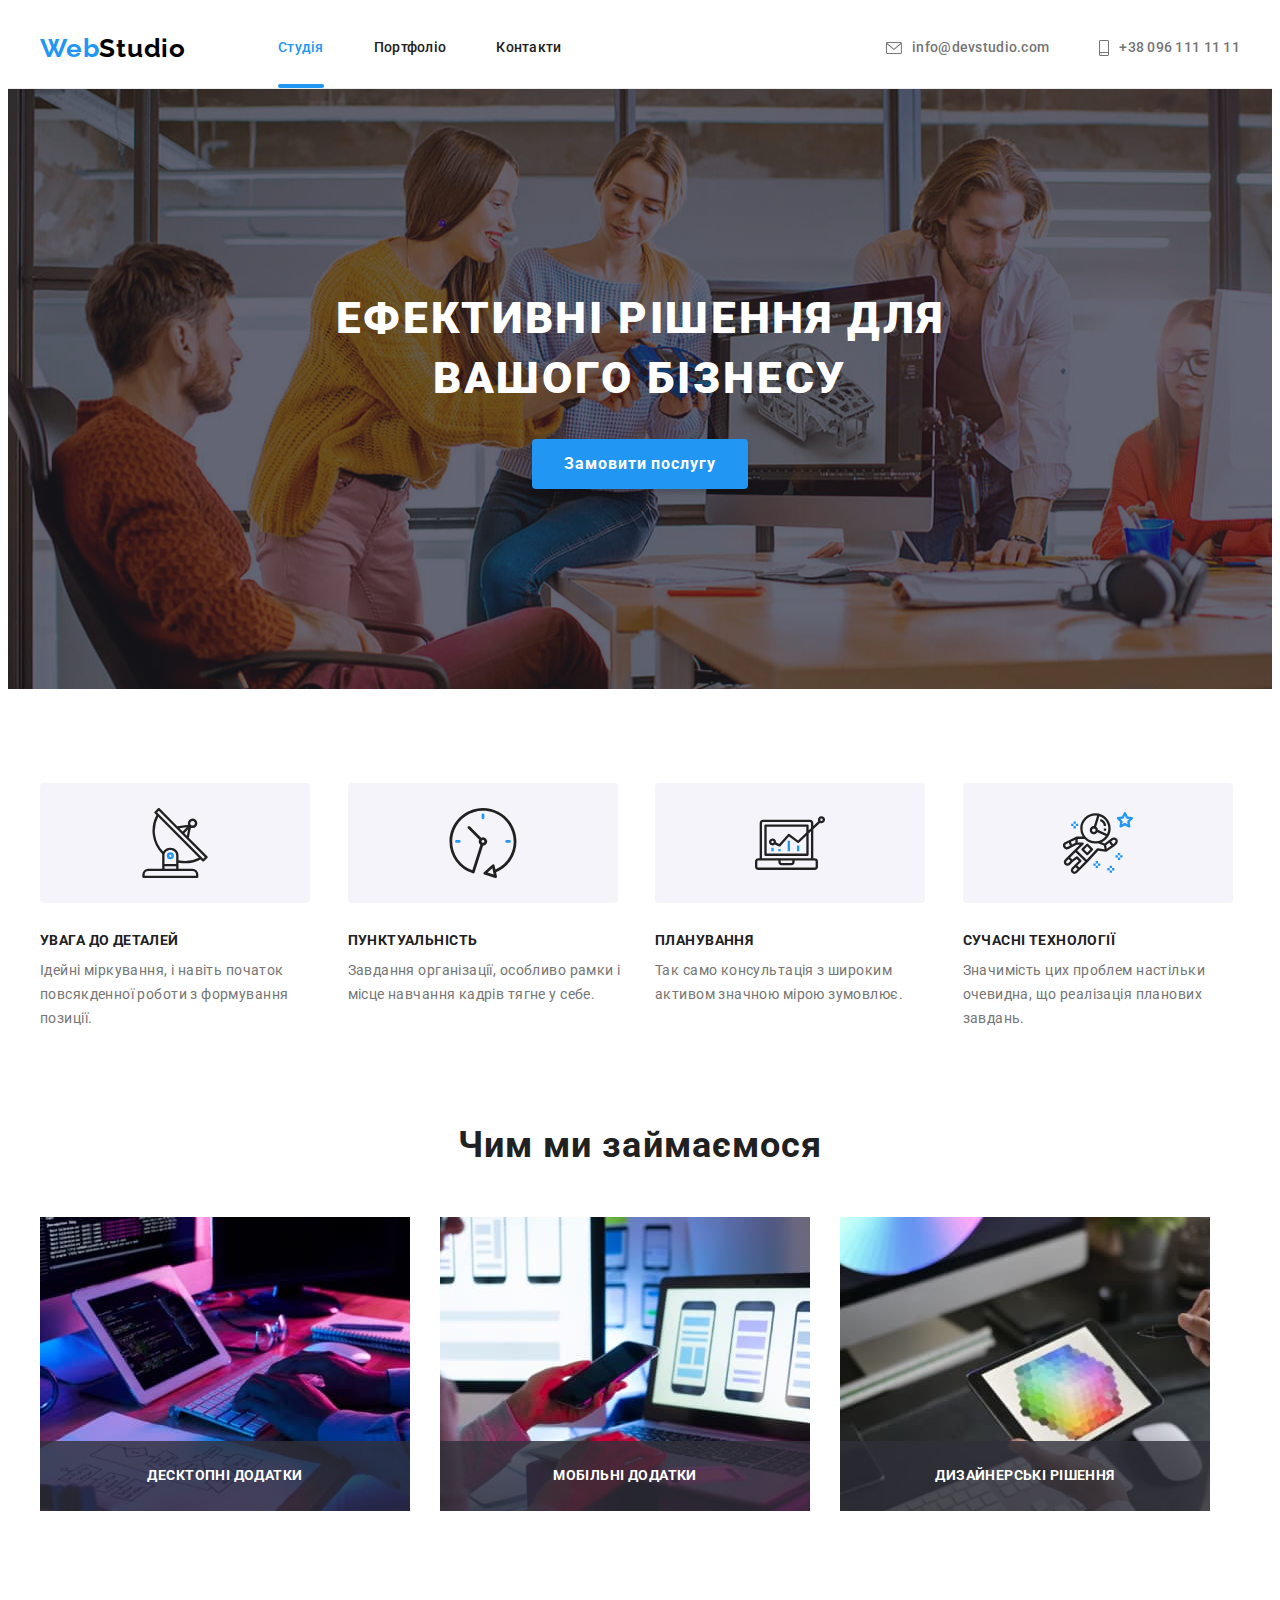
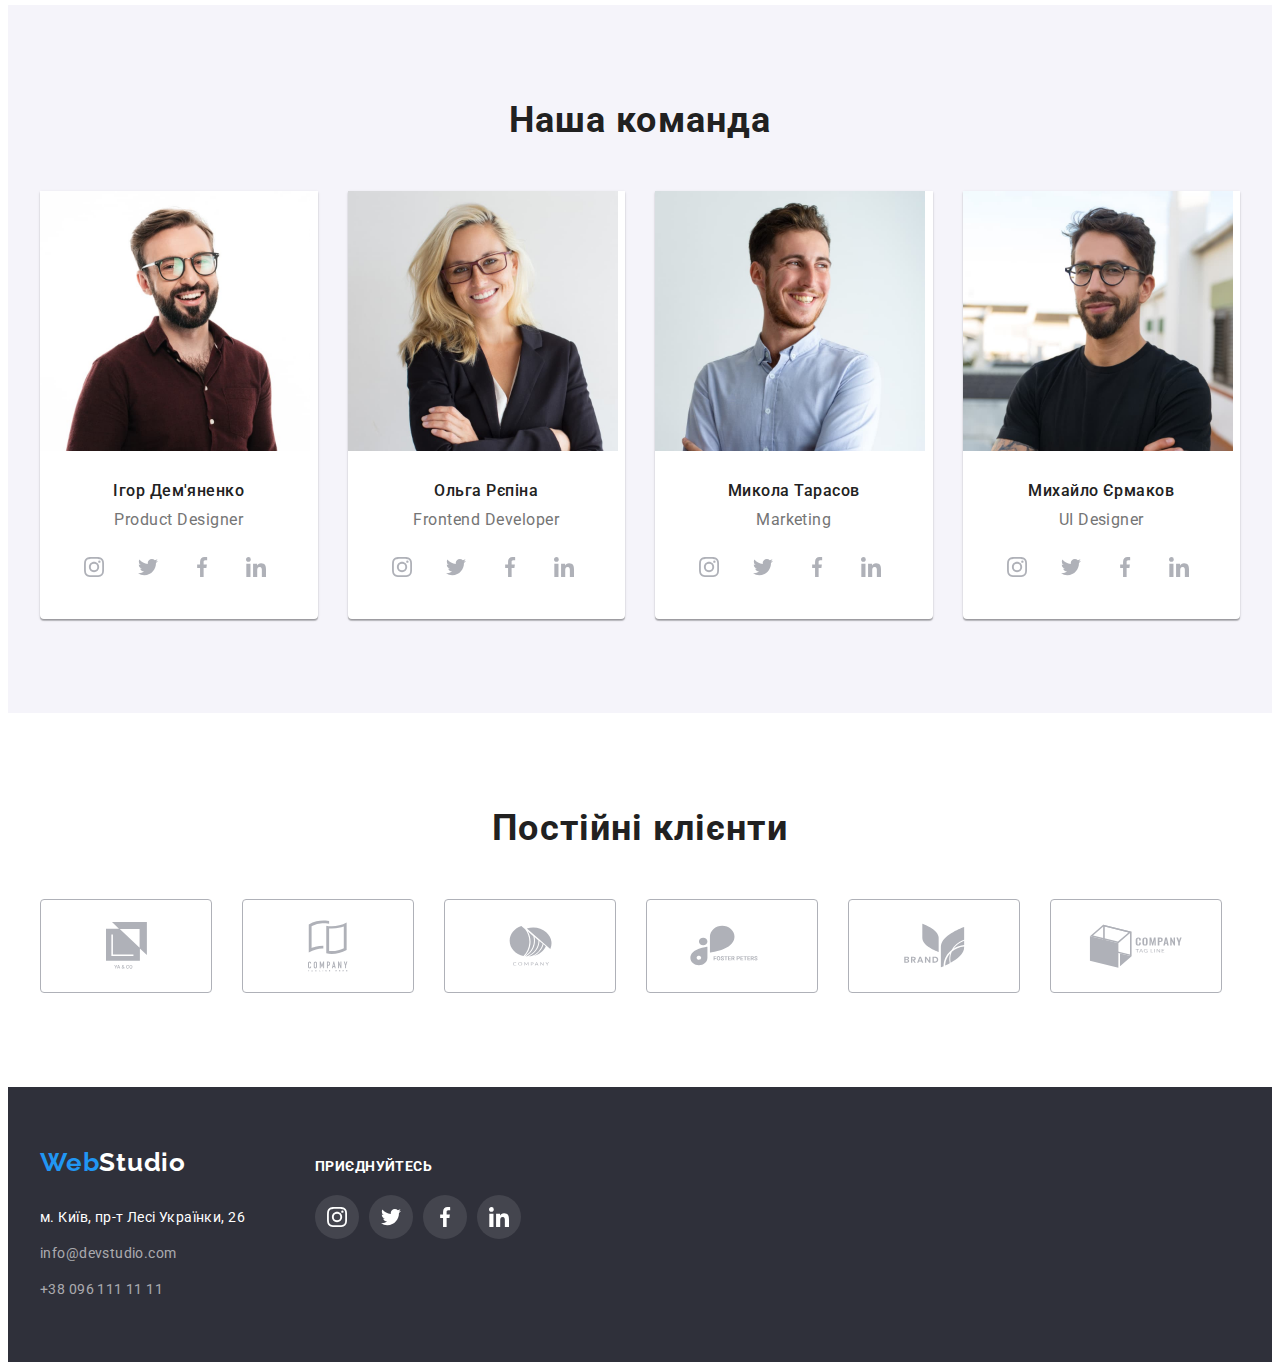
<file: index.html>
<!DOCTYPE html>
<html lang="uk">
<head>
    <meta charset="UTF-8">
    <meta http-equiv="X-UA-Compatible" content="IE=edge">
    <meta name="viewport" content="width=device-width, initial-scale=1.0">
    <title>WebStudio</title>
    <link rel="preconnect" href="https://fonts.googleapis.com">
    <link rel="preconnect" href="https://fonts.gstatic.com" crossorigin>
    <link href="https://fonts.googleapis.com/css2?family=Raleway:wght@700&family=Roboto:wght@400;500;700;900&display=swap"
        rel="stylesheet">
    <link rel="stylesheet" href="https://cdnjs.cloudflare.com/ajax/libs/modern-normalize/2.0.0/modern-normalize.min.css"
        integrity="sha512-4xo8blKMVCiXpTaLzQSLSw3KFOVPWhm/TRtuPVc4WG6kUgjH6J03IBuG7JZPkcWMxJ5huwaBpOpnwYElP/m6wg=="
        crossorigin="anonymous" referrerpolicy="no-referrer" />
    <link rel="stylesheet" href="./css/styles.css">
</head>
<body>
    <header class="header">
        <div class="container header-container">
            <a href="./index.html" class="logo link"><span class="logo-accent">Web</span>Studio</a>
            <nav class="nav">
                <ul class="nav-list list">
                    <li class="nav-list-item"><a href="./index.html" class="nav-link link current-page">Студія</a></li>
                    <li class="nav-list-item"><a href="./portfolio.html" class="nav-link link">Портфоліо</a></li>
                    <li class="nav-list-item"><a href="#" class="nav-link link">Контакти</a></li>
                </ul>
            </nav>
            <ul class="contacts-list list">
                <li class="contacts-list-item"><a href="mailto:info@devstudio.com" class="contacts-list-link link">
                    <svg class="contacts-list-icon" width="16" height="12">
                        <use href="./images/icons.svg#envelope"></use>
                    </svg>info@devstudio.com</a>
                </li>
                <li class="contacts-list-item"><a href="tel:+380961111111" class="contacts-list-link link">
                    <svg class="contacts-list-icon" width="10" height="16">
                        <use href="./images/icons.svg#smartphone"></use>
                    </svg>+38 096 111 11 11</a></li>
            </ul>
        </div>
    </header>
    <main>
        <section class="hero">
            <div class="container">
                <h1 class="hero-title">Ефективні рішення для вашого бізнесу</h1>
                <button type="button" class="main-btn" data-modal-open>Замовити послугу</button>
            </div>
           
        </section>
        <section class="section">
            <div class="container">
                <h2 hidden class="advantages-title">Наші переваги</h2>
                <ul class="advantages-list list">
                    <li class="advantages-list-item">
                        <div class="advantages-list-icon">
                            <svg width="70" height="70">
                                <use href="./images/icons.svg#antenna"></use>
                            </svg>
                        </div>
                        <h3 class="advantages-subtitle">УВАГА ДО ДЕТАЛЕЙ</h3>
                        <p class="advantages-description">Ідейні міркування, і навіть початок повсякденної роботи з формування позиції.
                        </p>
                    </li>
                    <li class="advantages-list-item">
                        <div class="advantages-list-icon">
                            <svg width="70" height="70">
                                <use href="./images/icons.svg#clock"></use>
                            </svg>
                        </div>
                        <h3 class="advantages-subtitle">ПУНКТУАЛЬНІСТЬ</h3>
                        <p class="advantages-description">Завдання організації, особливо рамки і місце навчання кадрів тягне у себе.</p>
                    </li>
                    <li class="advantages-list-item">
                        <div class="advantages-list-icon">
                            <svg width="70" height="70">
                                <use href="./images/icons.svg#diagram"></use>
                            </svg>
                        </div>
                        <h3 class="advantages-subtitle">ПЛАНУВАННЯ</h3>
                        <p class="advantages-description">Так само консультація з широким активом значною мірою зумовлює.</p>
                    </li>
                    <li class="advantages-list-item">
                        <div class="advantages-list-icon">
                            <svg width="70" height="70">
                                <use href="./images/icons.svg#astronaut"></use>
                            </svg>
                        </div>
                        <h3 class="advantages-subtitle">СУЧАСНІ ТЕХНОЛОГІЇ</h3>
                        <p class="advantages-description">Значимість цих проблем настільки очевидна, що реалізація планових завдань.</p>
                    </li>
                </ul>
            </div>
        </section>
        <section class="about">
            <div class="container">
                <h2 class="subtitle">Чим ми займаємося</h2>
                <ul class="about-list list">
                    <li class="about-list-item"><img src="./images/about-img-1.jpg" alt="Людина друкує на клавіатурі" width="370" height="294">
                        <div class="about-list-text-wrapper">
                            <p class="about-list-item-text">Десктопні додатки</p>
                        </div>
                    </li>
                    <li class="about-list-item"><img src="./images/about-img-2.jpg" alt="Людина працює за ноутбуком" width="370" height="294">
                        <div class="about-list-text-wrapper">
                            <p class="about-list-item-text">Мобільні додатки</p>
                        </div>
                    </li>
                    <li class="about-list-item"><img src="./images/about-img-3.jpg" alt="Людина працює на планшеті" width="370" height="294">
                        <div class="about-list-text-wrapper">
                            <p class="about-list-item-text">Дизайнерські рішення</p>
                        </div>
                    </li>
                </ul>
            </div>
        </section>
        <section class="team section"> 
            <div class="container">
                <h2 class="subtitle">Наша команда</h2>
                <ul class="team-list list">
                    <li class="team-list-item">
                        <img src="./images/team-img-1.jpg" alt="Портрет Ігора Дем'яненка" width="270" height="260">
                        <div class="team-item-description">
                            <h3 class="team-list-title">Ігор Дем'яненко</h3>
                            <p lang="en" class="team-list-description">Product Designer</p>
                            <ul class="team-social-list list">
                                <li class="social-list-item"><a class="social-list-link link" href="">
                                        <svg class="social-list-icon" width="20" height="20">
                                            <use href="./images/icons.svg#instagram"></use>
                                        </svg>
                                    </a></li>
                                <li class="social-list-item"><a class="social-list-link link" href="">
                                        <svg class="social-list-icon" width="20" height="20">
                                            <use href="./images/icons.svg#twitter"></use>
                                        </svg>
                                    </a></li>
                                <li class="social-list-item"><a class="social-list-link link" href="">
                                        <svg class="social-list-icon" width="20" height="20">
                                            <use href="./images/icons.svg#facebook"></use>
                                        </svg>
                                    </a></li>
                                <li class="social-list-item"><a class="social-list-link link" href="">
                                        <svg class="social-list-icon" width="20" height="20">
                                            <use href="./images/icons.svg#linkedin"></use>
                                        </svg>
                                    </a></li>
                            </ul>
                        </div>
                    </li>
                    <li class="team-list-item">
                        <img src="./images/team-img-2.jpg" alt="Портрет Ольги Рєпіної" width="270" height="260">
                        <div class="team-item-description">
                            <h3 class="team-list-title">Ольга Рєпіна</h3>
                            <p lang="en" class="team-list-description">Frontend Developer</p>
                            <ul class="team-social-list list">
                                <li class="social-list-item"><a class="social-list-link link" href="">
                                        <svg class="social-list-icon" width="20" height="20">
                                            <use href="./images/icons.svg#instagram"></use>
                                        </svg>
                                    </a></li>
                                <li class="social-list-item"><a class="social-list-link link" href="">
                                        <svg class="social-list-icon" width="20" height="20">
                                            <use href="./images/icons.svg#twitter"></use>
                                        </svg>
                                    </a></li>
                                <li class="social-list-item"><a class="social-list-link link" href="">
                                        <svg class="social-list-icon" width="20" height="20">
                                            <use href="./images/icons.svg#facebook"></use>
                                        </svg>
                                    </a></li>
                                <li class="social-list-item"><a class="social-list-link link" href="">
                                        <svg class="social-list-icon" width="20" height="20">
                                            <use href="./images/icons.svg#linkedin"></use>
                                        </svg>
                                    </a></li>
                            </ul>
                        </div>
                    </li>
                    <li class="team-list-item">
                        <img src="./images/team-img-3.jpg" alt="Портрет Миколи Тарасова" width="270" height="260">
                        <div class="team-item-description">
                            <h3 class="team-list-title">Микола Тарасов</h3>
                            <p lang="en" class="team-list-description">Marketing</p>
                            <ul class="team-social-list list">
                                <li class="social-list-item"><a class="social-list-link link" href="">
                                        <svg class="social-list-icon" width="20" height="20">
                                            <use href="./images/icons.svg#instagram"></use>
                                        </svg>
                                    </a></li>
                                <li class="social-list-item"><a class="social-list-link link" href="">
                                        <svg class="social-list-icon" width="20" height="20">
                                            <use href="./images/icons.svg#twitter"></use>
                                        </svg>
                                    </a></li>
                                <li class="social-list-item"><a class="social-list-link link" href="">
                                        <svg class="social-list-icon" width="20" height="20">
                                            <use href="./images/icons.svg#facebook"></use>
                                        </svg>
                                    </a></li>
                                <li class="social-list-item"><a class="social-list-link link" href="">
                                        <svg class="social-list-icon" width="20" height="20">
                                            <use href="./images/icons.svg#linkedin"></use>
                                        </svg>
                                    </a></li>
                            </ul>
                        </div>
                    </li>
                    <li class="team-list-item">
                        <img src="./images/team-img-4.jpg" alt="Портрет Михайла Єрмакова" width="270" height="260">
                        <div class="team-item-description">
                            <h3 class="team-list-title">Михайло Єрмаков</h3>
                            <p lang="en" class="team-list-description">UI Designer</p>
                            <ul class="team-social-list list">
                                <li class="social-list-item"><a class="social-list-link link" href="">
                                    <svg class="social-list-icon" width="20" height="20">
                                        <use href="./images/icons.svg#instagram"></use>
                                    </svg>
                                </a></li>
                                <li class="social-list-item"><a class="social-list-link link" href="">
                                    <svg class="social-list-icon" width="20" height="20">
                                        <use href="./images/icons.svg#twitter"></use>
                                    </svg>
                                </a></li>
                                <li class="social-list-item"><a class="social-list-link link" href="">
                                    <svg class="social-list-icon" width="20" height="20">
                                        <use href="./images/icons.svg#facebook"></use>
                                    </svg>
                                </a></li>
                                <li class="social-list-item"><a class="social-list-link link" href="">
                                    <svg class="social-list-icon" width="20" height="20">
                                        <use href="./images/icons.svg#linkedin"></use>
                                    </svg>
                                </a></li>
                            </ul>
                        </div>
                    </li>
                </ul>
            </div>
        </section>
        <section class="clients section">
            <div class="container">
                <h2 class="subtitle">Постійні клієнти</h2>
                <ul class="client-list list">
                    <li class="client-list-item"><a class="client-list-link link" href=""><svg class="client-list-icon" width="41" height="47">
                        <use href="./images/icons.svg#client-1"></use>
                        </svg></a>
                    </li>
                    <li class="client-list-item"><a class="client-list-link link" href=""><svg class="client-list-icon" width="40" height="52">
                                <use href="./images/icons.svg#client-2"></use>
                            </svg></a>
                    </li>
                    <li class="client-list-item"><a class="client-list-link link" href=""><svg class="client-list-icon" width="43" height="41">
                                <use href="./images/icons.svg#client-3"></use>
                            </svg></a>
                    </li>
                    <li class="client-list-item"><a class="client-list-link link" href=""><svg class="client-list-icon" width="84" height="41">
                                <use href="./images/icons.svg#client-4"></use>
                            </svg></a>
                    </li>
                    <li class="client-list-item"><a class="client-list-link link" href=""><svg class="client-list-icon" width="63" height="45">
                                <use href="./images/icons.svg#client-5"></use>
                            </svg></a>
                    </li>
                    <li class="client-list-item"><a class="client-list-link link" href=""><svg class="client-list-icon" width="94" height="44">
                                <use href="./images/icons.svg#client-6"></use>
                            </svg></a>
                    </li>
                </ul>
            </div>
        </section>
    </main>
    <footer class="footer">
        <div class="footer-container container">
            <div>
                <a href="./index.html" class="logo link footer-logo"><span class="logo-accent">Web</span>Studio</a>
                <address>
                    <ul class="address-list list">
                        <li class="address-list-item"><a href="https://goo.gl/maps/k4ciWKr5mUwUXVgFA" target="_blank"
                                rel="noreferrer noopener" class="link footer-address">м. Київ, пр-т Лесі Українки, 26</a></li>
                        <li class="address-list-item"><a href="mailto:info@devstudio.com"
                                class="address-list-link link">info@devstudio.com</a></li>
                        <li class="address-list-item"><a href="tel:+380961111111" class="address-list-link link">+38 096 111 11 11</a>
                        </li>
                    </ul>
                </address>
            </div>
            <div class="footer-social-networks">
                <p class="footer-social-text">Приєднуйтесь</p>
                    <ul class="footer-social-list list">
                        <li class="social-list-item"><a class="social-list-link link" href="">
                                <svg class="social-list-icon" width="20" height="20">
                                    <use href="./images/icons.svg#instagram"></use>
                                </svg>
                            </a></li>
                        <li class="social-list-item"><a class="social-list-link link" href="">
                                <svg class="social-list-icon" width="20" height="20">
                                    <use href="./images/icons.svg#twitter"></use>
                                </svg>
                            </a></li>
                        <li class="social-list-item"><a class="social-list-link link" href="">
                                <svg class="social-list-icon" width="20" height="20">
                                    <use href="./images/icons.svg#facebook"></use>
                                </svg>
                            </a></li>
                        <li class="social-list-item"><a class="social-list-link link" href="">
                                <svg class="social-list-icon" width="20" height="20">
                                    <use href="./images/icons.svg#linkedin"></use>
                                </svg>
                            </a></li>
                    </ul>
            </div>
        </div>
    </footer>
    <div class="backdrop is-hidden" data-modal>
        <div class="modal">
            <button type="button" class="modal-close-btn" data-modal-close>
                <svg class="modal-close-icon" width="18" height="18">
                    <use href="./images/icons.svg#close-icon"></use>
                </svg>
            </button>
        </div>
    </div>
    <script src="./js/modal.js"></script>
</body>
</html>
</file>
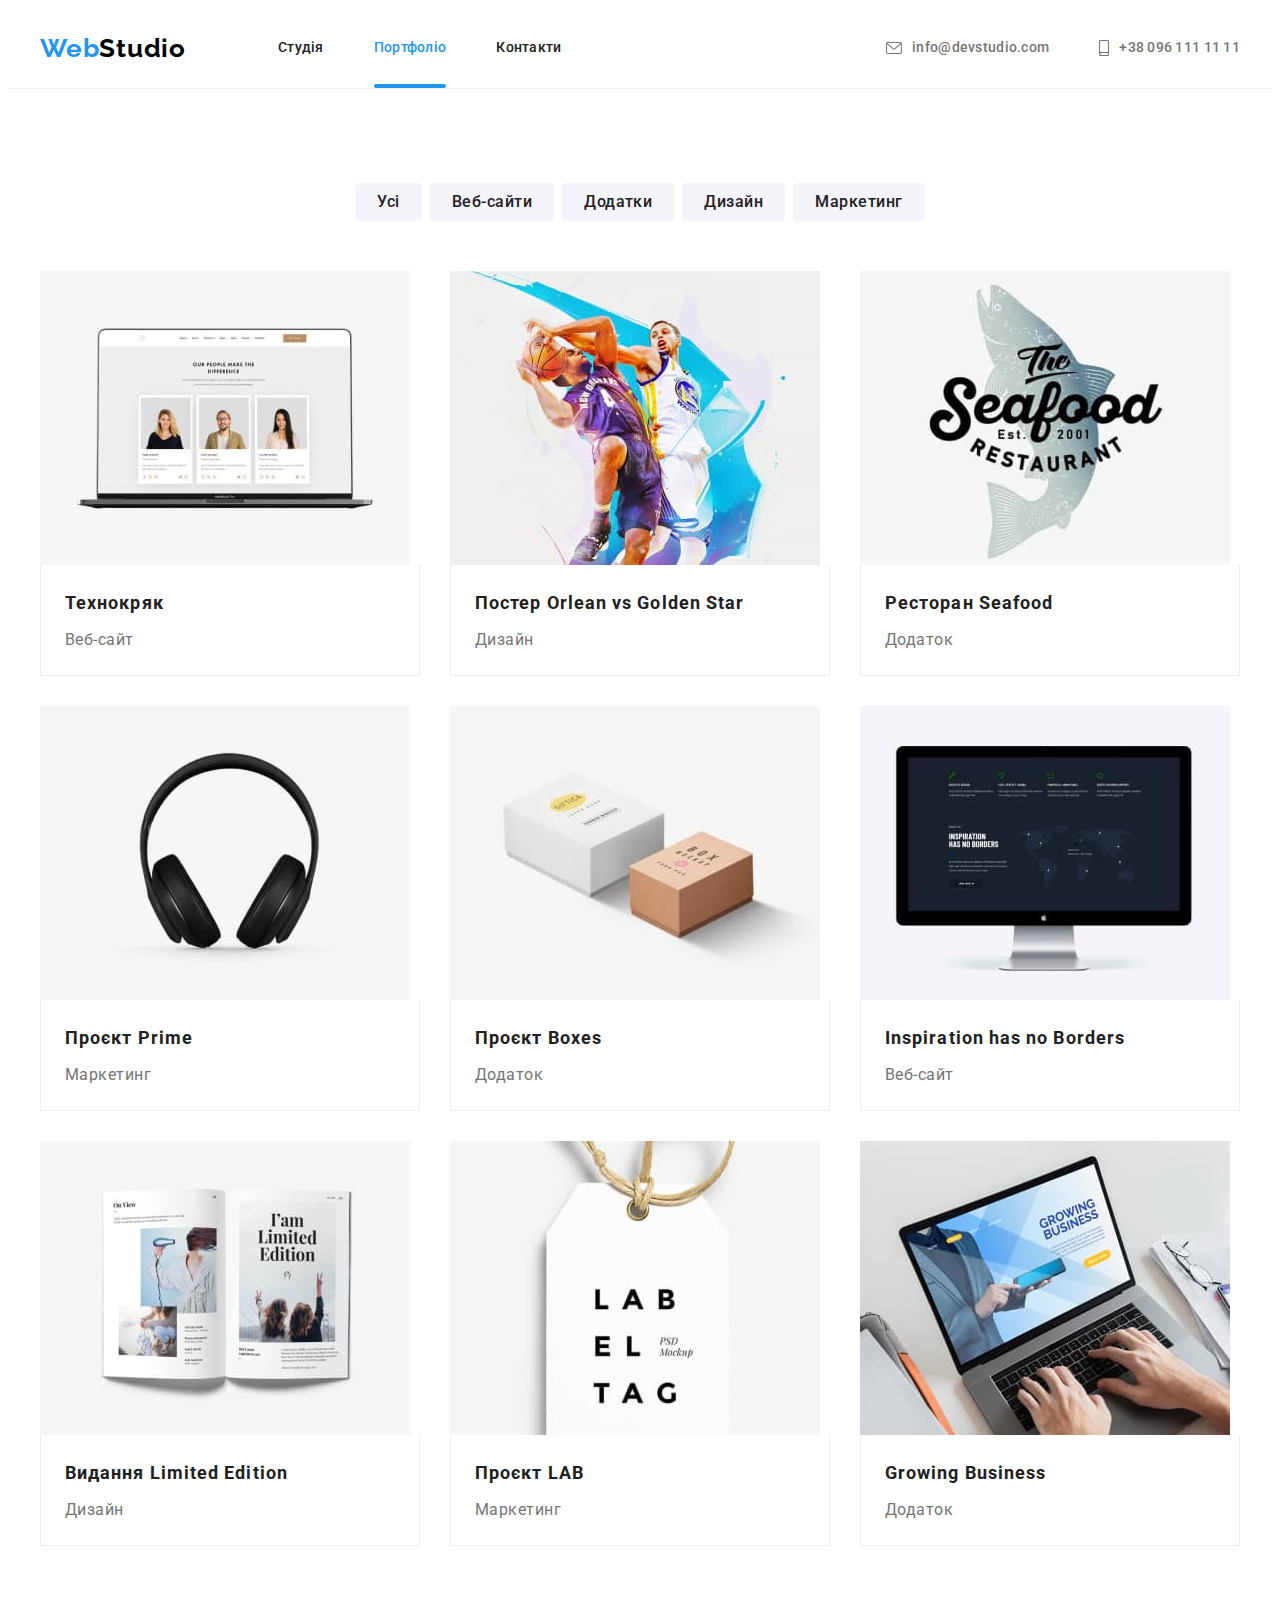
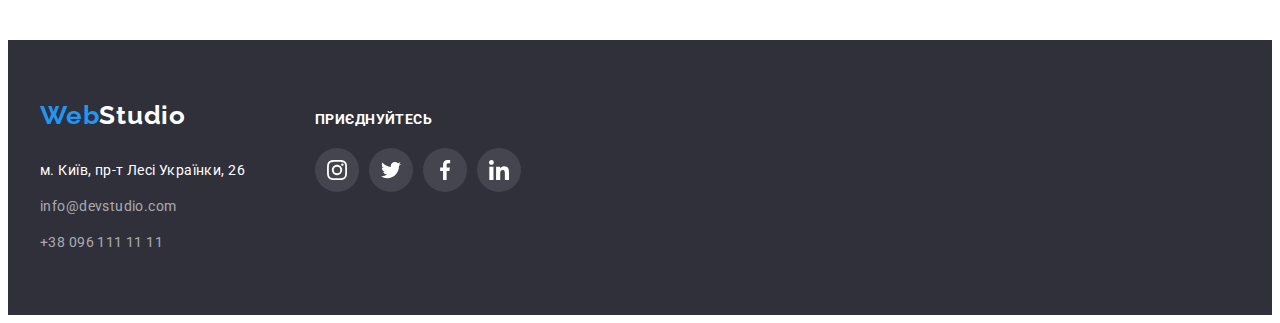
<file: portfolio.html>
<!DOCTYPE html>
<html lang="uk">
<head>
    <meta charset="UTF-8">
    <meta http-equiv="X-UA-Compatible" content="IE=edge">
    <meta name="viewport" content="width=device-width, initial-scale=1.0">
    <title>WebStudio</title>
    <link rel="preconnect" href="https://fonts.googleapis.com">
    <link rel="preconnect" href="https://fonts.gstatic.com" crossorigin>
    <link href="https://fonts.googleapis.com/css2?family=Raleway:wght@700&family=Roboto:wght@400;500;700;900&display=swap"
        rel="stylesheet">
    <link rel="stylesheet" href="https://cdnjs.cloudflare.com/ajax/libs/modern-normalize/2.0.0/modern-normalize.min.css"
        integrity="sha512-4xo8blKMVCiXpTaLzQSLSw3KFOVPWhm/TRtuPVc4WG6kUgjH6J03IBuG7JZPkcWMxJ5huwaBpOpnwYElP/m6wg=="
        crossorigin="anonymous" referrerpolicy="no-referrer" />
    <link rel="stylesheet" href="./css/styles.css">
</head>
<body>
    <header class="header">
        <div class="container header-container">
            <a href="./index.html" class="logo link"><span class="logo-accent">Web</span>Studio</a>
            <nav class="nav">
                <ul class="nav-list list">
                    <li class="nav-list-item"><a href="./index.html" class="nav-link link">Студія</a></li>
                    <li class="nav-list-item"><a href="./portfolio.html" class="nav-link link current-page">Портфоліо</a></li>
                    <li class="nav-list-item"><a href="#" class="nav-link link">Контакти</a></li>
                </ul>
            </nav>
            <ul class="contacts-list list">
                <li class="contacts-list-item"><a href="mailto:info@devstudio.com" class="contacts-list-link link">
                        <svg class="contacts-list-icon" width="16" height="12">
                            <use href="./images/icons.svg#envelope"></use>
                        </svg>info@devstudio.com</a>
                </li>
                <li class="contacts-list-item"><a href="tel:+380961111111" class="contacts-list-link link">
                        <svg class="contacts-list-icon" width="10" height="16">
                            <use href="./images/icons.svg#smartphone"></use>
                        </svg>+38 096 111 11 11</a></li>
            </ul>
        </div>
    </header>
    <main>
        <section class="portfolio section">
            <div class="container">
                <h2 hidden>Наші роботи</h2>
                <ul class="button-list list">
                    <li class="button-list-item"><button type="button" class="portfolio-btn">Усі</button></li>
                    <li class="button-list-item"><button type="button" class="portfolio-btn">Веб-сайти</button></li>
                    <li class="button-list-item"><button type="button" class="portfolio-btn">Додатки</button></li>
                    <li class="button-list-item"><button type="button" class="portfolio-btn">Дизайн</button></li>
                    <li class="button-list-item"><button type="button" class="portfolio-btn">Маркетинг</button></li>
                </ul>
                <ul class="portfolio-list list">
                    <li class="portfolio-list-item"><a href="" class="portfolio-list-item-link link">
                            <div class="portfolio-list-item-thumb">
                                <img src="./images/works-img-1.jpg" alt="Веб-сайт Технокряк" width="370" height="294">
                                <div class="portfolio-list-item-overlay">
                                    <p class="overlay-text">Ресурс пропонує комплексні пропозиції з різним рівнем функціоналу та сервісів. Все це дозволить
                                        відвідувачу отримати
                                        вичерпні відомості про компанію чи приватну особу.</p>
                                </div>
                            </div>       
                            <div class="portfolio-list-description">
                                <h2 class="portfolio-subtitle">Технокряк</h2>
                                <p class="portfolio-description">Веб-сайт</p>
                            </div>
                        </a>
                    </li>
                    <li class="portfolio-list-item"><a href="" class="portfolio-list-item-link link">
                            <div class="portfolio-list-item-thumb">
                                <img src="./images/works-img-2.jpg" alt="Постер з баскетболістами" width="370" height="294">
                                <div class="portfolio-list-item-overlay">
                                    <p class="overlay-text">Ресурс пропонує комплексні пропозиції з різним рівнем функціоналу та сервісів. Все це
                                        дозволить
                                        відвідувачу отримати
                                        вичерпні відомості про компанію чи приватну особу.</p>
                                </div>
                            </div>
                            <div class="portfolio-list-description">
                                <h2 class="portfolio-subtitle">Постер <span lang="en">Orlean vs Golden Star</span></h2>
                                <p class="portfolio-description">Дизайн</p>
                            </div>
                        </a>
                    </li>
                    <li class="portfolio-list-item"><a href="" class="portfolio-list-item-link link">
                            <div class="portfolio-list-item-thumb">
                                <img src="./images/works-img-3.jpg" alt="Логотип ресторану Сіфуд" width="370" height="294">
                                <div class="portfolio-list-item-overlay">
                                    <p class="overlay-text">Ресурс пропонує комплексні пропозиції з різним рівнем функціоналу та сервісів. Все це
                                        дозволить
                                        відвідувачу отримати
                                        вичерпні відомості про компанію чи приватну особу.</p>
                                </div>
                            </div>
                            <div class="portfolio-list-description">
                                <h2 class="portfolio-subtitle">Ресторан <span lang="en">Seafood</span></h2>
                                <p class="portfolio-description">Додаток</p>
                            </div>
                        </a>
                    </li>
                    <li class="portfolio-list-item"><a href="" class="portfolio-list-item-link link">
                            <div class="portfolio-list-item-thumb">
                                <img src="./images/works-img-4.jpg" alt="Чорні навушники" width="370" height="294">
                                <div class="portfolio-list-item-overlay">
                                    <p class="overlay-text">Ресурс пропонує комплексні пропозиції з різним рівнем функціоналу та сервісів. Все це
                                        дозволить
                                        відвідувачу отримати
                                        вичерпні відомості про компанію чи приватну особу.</p>
                                </div>
                            </div>
                            <div class="portfolio-list-description">
                                <h2 class="portfolio-subtitle">Проєкт <span lang="en">Prime</span></h2>
                                <p class="portfolio-description">Маркетинг</p>
                            </div>
                        </a>
                    </li>
                    <li class="portfolio-list-item"><a href="" class="portfolio-list-item-link link">
                            <div class="portfolio-list-item-thumb">
                                <img src="./images/works-img-5.jpg" alt="Дві коробки" width="370" height="294">
                                <div class="portfolio-list-item-overlay">
                                    <p class="overlay-text">Ресурс пропонує комплексні пропозиції з різним рівнем функціоналу та сервісів. Все це
                                        дозволить
                                        відвідувачу отримати
                                        вичерпні відомості про компанію чи приватну особу.</p>
                                </div>
                            </div>
                            <div class="portfolio-list-description">
                                <h2 class="portfolio-subtitle">Проєкт <span lang="en">Boxes</span></h2>
                                <p class="portfolio-description">Додаток</p>
                            </div>
                        </a>
                    </li>
                    <li class="portfolio-list-item"><a href="" class="portfolio-list-item-link link">
                            <div class="portfolio-list-item-thumb">
                                <img src="./images/works-img-6.jpg" alt="Монітор" width="370" height="294">
                                <div class="portfolio-list-item-overlay">
                                    <p class="overlay-text">Ресурс пропонує комплексні пропозиції з різним рівнем функціоналу та сервісів. Все це
                                        дозволить
                                        відвідувачу отримати
                                        вичерпні відомості про компанію чи приватну особу.</p>
                                </div>
                            </div>
                            <div class="portfolio-list-description">
                                <h2 class="portfolio-subtitle" lang="en">Inspiration has no Borders</h2>
                                <p class="portfolio-description">Веб-сайт</p>
                            </div>
                        </a>
                    </li>
                    <li class="portfolio-list-item"><a href="" class="portfolio-list-item-link link">
                            <div class="portfolio-list-item-thumb">
                                <img src="./images/works-img-7.jpg" alt="Журнал" width="370" height="294">
                                <div class="portfolio-list-item-overlay">
                                    <p class="overlay-text">Ресурс пропонує комплексні пропозиції з різним рівнем функціоналу та сервісів. Все це
                                        дозволить
                                        відвідувачу отримати
                                        вичерпні відомості про компанію чи приватну особу.</p>
                                </div>
                            </div>
                            <div class="portfolio-list-description">
                                <h2 class="portfolio-subtitle">Видання <span lang="en">Limited Edition</span></h2>
                                <p class="portfolio-description">Дизайн</p>
                            </div>
                        </a>
                    </li>
                    <li class="portfolio-list-item"><a href="" class="portfolio-list-item-link link">
                            <div class="portfolio-list-item-thumb">
                                <img src="./images/works-img-8.jpg" alt="Етикетка" width="370" height="294">
                                <div class="portfolio-list-item-overlay">
                                    <p class="overlay-text">Ресурс пропонує комплексні пропозиції з різним рівнем функціоналу та сервісів. Все це
                                        дозволить
                                        відвідувачу отримати
                                        вичерпні відомості про компанію чи приватну особу.</p>
                                </div>
                            </div>
                            <div class="portfolio-list-description">
                                <h2 class="portfolio-subtitle">Проєкт <span lang="en">LAB</span></h2>
                                <p class="portfolio-description">Маркетинг</p>
                            </div>
                        </a>
                    </li>
                    <li class="portfolio-list-item"><a href="" class="portfolio-list-item-link link">
                            <div class="portfolio-list-item-thumb">
                                <img src="./images/works-img-9.jpg" alt="Людина друкує на ноутбуці" width="370" height="294">
                                <div class="portfolio-list-item-overlay">
                                    <p class="overlay-text">Ресурс пропонує комплексні пропозиції з різним рівнем функціоналу та сервісів. Все це
                                        дозволить
                                        відвідувачу отримати
                                        вичерпні відомості про компанію чи приватну особу.</p>
                                </div>
                            </div>
                            <div class="portfolio-list-description">
                                <h2 class="portfolio-subtitle" lang="en">Growing Business</h2>
                                <p class="portfolio-description">Додаток</p>
                            </div>
                        </a>
                    </li>
                </ul>
            </div>
        </section>
    </main>
    <footer class="footer">
        <div class="footer-container container">
            <div>
                <a href="./index.html" class="logo link footer-logo"><span class="logo-accent">Web</span>Studio</a>
                <address>
                    <ul class="address-list list">
                        <li class="address-list-item"><a href="https://goo.gl/maps/k4ciWKr5mUwUXVgFA" target="_blank"
                                rel="noreferrer noopener" class="link footer-address">м. Київ, пр-т Лесі Українки, 26</a>
                        </li>
                        <li class="address-list-item"><a href="mailto:info@devstudio.com"
                                class="address-list-link link">info@devstudio.com</a></li>
                        <li class="address-list-item"><a href="tel:+380961111111" class="address-list-link link">+38 096 111
                                11 11</a>
                        </li>
                    </ul>
                </address>
            </div>
            <div class="footer-social-networks">
                <p class="footer-social-text">Приєднуйтесь</p>
                <ul class="footer-social-list list">
                    <li class="social-list-item"><a class="social-list-link link" href="">
                            <svg class="social-list-icon" width="20" height="20">
                                <use href="./images/icons.svg#instagram"></use>
                            </svg>
                        </a></li>
                    <li class="social-list-item"><a class="social-list-link link" href="">
                            <svg class="social-list-icon" width="20" height="20">
                                <use href="./images/icons.svg#twitter"></use>
                            </svg>
                        </a></li>
                    <li class="social-list-item"><a class="social-list-link link" href="">
                            <svg class="social-list-icon" width="20" height="20">
                                <use href="./images/icons.svg#facebook"></use>
                            </svg>
                        </a></li>
                    <li class="social-list-item"><a class="social-list-link link" href="">
                            <svg class="social-list-icon" width="20" height="20">
                                <use href="./images/icons.svg#linkedin"></use>
                            </svg>
                        </a></li>
                </ul>
            </div>
        </div>
    </footer>
</body>
</html>
</file>
<file: css/styles.css>
:root{
    --accent-color: #2196F3;
    --primary-text-color: #212121;
    --secondary-text-color: #757575;
    --primary-bg-color: #2F303A;
    --icon-color: #AFB1B8;


}

body {
    font-family: 'Roboto', sans-serif;
    color: var(--primary-text-color);
}

h1, h2, h3, h4, h5, h6, p {
    margin-top: 0;
    margin-bottom: 0;
}

ul, ol {
    margin-top: 0;
    margin-bottom: 0;
    padding-left: 0;
}

img {
    display: block;
}

.link {
    text-decoration: none;
}

.list {
    list-style: none;
}

.container {
    width: 1200px;
    padding-left: 15px;
    padding-right: 15px;
    margin-left: auto;
    margin-right: auto;
}

.header {
    border-bottom: 1px solid #ECECEC;
}

.header-container {
    display: flex;
    align-items: center;
}

.nav-list {
    display: flex;
    align-items: center;
}

.contacts-list {
    display: flex;
    align-items: center;
}

.logo {
    margin-right: 92px;
    font-family: 'Raleway', sans-serif;
    font-weight: 700;
    font-size: 26px;
    line-height: 1.19;
    letter-spacing: 0.03em;
    color: #000000;      
}

.logo-accent {
    color: var(--accent-color);
}

.nav-list-item:not(:last-child) {
    margin-right: 50px;
}

.nav-link {
    display: block;
    padding-top: 32px;
    padding-bottom: 32px;
    font-weight: 500;
    font-size: 14px;
    line-height: 1.14;
    letter-spacing: 0.02em;
    color: inherit;
    transition: color 250ms cubic-bezier(0.4, 0, 0.2, 1);
}

.nav-link:hover,
.nav-link:focus {
    color: var(--accent-color);
}

.current-page {
    position: relative;
    color: var(--accent-color);
}

.current-page::after {
    position: absolute;
    left: 0;
    bottom: 0;
    content: '';
    display: block;
    width: 100%;
    height: 4px;
    background-color: var(--accent-color);
    border-radius: 2px;
}

.contacts-list {
    margin-left: auto;
}

.contacts-list-item:first-child {
    margin-right: 50px;
}

.contacts-list-link{
    display: flex;
    align-items: center;
    font-weight: 500;
    font-size: 14px;
    line-height: 1.14;
    letter-spacing: 0.02em;
    color: var(--secondary-text-color);
    transition: color 250ms cubic-bezier(0.4, 0, 0.2, 1);
}

.contacts-list-icon {
    margin-right: 10px;
    fill: var(--secondary-text-color);
    transition: fill 250ms cubic-bezier(0.4, 0, 0.2, 1);
}

.contacts-list-link:hover,
.contacts-list-link:focus {
    color: var(--accent-color);
}

.contacts-list-link:hover .contacts-list-icon,
.contacts-list-link:focus .contacts-list-icon {
    fill: var(--accent-color);
}

.hero {
    max-width: 1600px;
    margin: 0 auto;
    padding-top: 200px;
    padding-bottom: 200px;
    background-image: linear-gradient(rgba(47, 48, 58, 0.4), rgba(47, 48, 58, 0.4)), url("../images/hero-bg.jpg");
    background-size: cover;
    background-color: #C4C4C4;;
}

.hero-title {
    max-width: 696px;
    margin-left: auto;
    margin-right: auto;
    margin-bottom: 30px;
    font-weight: 900;
    font-size: 44px;
    line-height: 1.36;
    text-align: center;
    letter-spacing: 0.06em;
    text-transform: uppercase;
    color: #FFFFFF;
}

.main-btn {
    min-width: 200px;
    display: block;
    margin-left: auto;
    margin-right: auto;
    padding: 10px 32px;
    font-family: 'Roboto', sans-serif;
    font-weight: 700;
    font-size: 16px;
    line-height: 1.88;
    text-align: center;
    letter-spacing: 0.06em;
    color: #FFFFFF;
    background-color: var(--accent-color);
    border: none;
    box-shadow: 0px 4px 4px rgba(0, 0, 0, 0.15);
    border-radius: 4px;
    cursor: pointer;
    transition: background-color 250ms cubic-bezier(0.4, 0, 0.2, 1);
}

.main-btn:hover,
.main-btn:focus{
    background-color: #188CE8;
}

.section {
    padding-top: 94px;
    padding-bottom: 94px;
}

.advantages-list {
    display: flex;
    margin-left: -30px;
}

.advantages-list-item {
    flex-basis: calc((100% - 4 * 30px) / 4);
    margin-left: 30px;
}

.advantages-list-icon {
    display: flex;
    justify-content: center;
    align-items: center;
    width: 270px;
    height: 120px;
    margin-bottom: 30px;
    background: #F5F4FA;
    border-radius: 4px;
}

.advantages-subtitle {
    margin-bottom: 10px;
    font-weight: 700;
    font-size: 14px;
    line-height: 1.14;
    letter-spacing: 0.03em;
    text-transform: uppercase;
}

.advantages-description {
    font-size: 14px;
    line-height: 1.71;
    letter-spacing: 0.03em;
    color: var(--secondary-text-color);
}

.about {
    padding-bottom: 94px;
}

.about-list {
    display: flex;
}

.about-list-item:not(:last-child){
    margin-right: 30px;
}

.about-list-item {
    position: relative;
}

.about-list-text-wrapper {
    position: absolute;
    left: 0;
    bottom: 0;
    width: 100%;
    padding: 27px 0;
    background: rgba(47, 48, 58, 0.8);
}

.about-list-item-text {
    font-weight: 700;
    font-size: 14px;
    line-height: 1.14;
    text-align: center;
    letter-spacing: 0.03em;
    text-transform: uppercase;
    color: #FFFFFF;
}


.team {
    background-color: #F5F4FA;;
}

.subtitle {
    margin-bottom: 50px;
    font-weight: 700;
    font-size: 36px;
    line-height: 1.17;
    text-align: center;
    letter-spacing: 0.03em;
}

.team-list {
    display: flex;
    margin-left: -30px;
}

.team-list-item {
    flex-basis: calc((100% - 4 * 30px) / 4);
    margin-left: 30px;
    width: 270px;
    background-color: #FFFFFF;
    box-shadow: 0px 1px 3px rgba(0, 0, 0, 0.12), 0px 1px 1px rgba(0, 0, 0, 0.14), 0px 2px 1px rgba(0, 0, 0, 0.2);
    border-radius: 0px 0px 4px 4px;
}

.team-item-description {
    padding: 30px 32px;
}

.team-list-title {
    margin-bottom: 10px;
    font-weight: 500;
    font-size: 16px;
    line-height: 1.19;
    text-align: center;
    letter-spacing: 0.03em;
}

.team-list-description {
    margin-bottom: 16px;
    font-size: 16px;
    line-height: 1.19;
    text-align: center;
    letter-spacing: 0.03em;
    color: var(--secondary-text-color);
}

.team-social-list {
    display: flex;
}

.social-list-item:not(:last-child) {
    margin-right: 10px;
}

.social-list-link {
    display: flex;
    justify-content: center;
    align-items: center;
    width: 44px;
    height: 44px;
    border-radius: 50%;
    transition: background-color 250ms cubic-bezier(0.4, 0, 0.2, 1);
}

.social-list-icon {
    fill: var(--icon-color);
    transition: fill 250ms cubic-bezier(0.4, 0, 0.2, 1);
}

.social-list-link:hover,
.social-list-link:focus {
    background-color: var(--accent-color);
}

.social-list-link:hover .social-list-icon,
.social-list-link:focus .social-list-icon {
    fill: #FFFFFF;
}

.client-list {
    display: flex;
}

.client-list-item:not(:last-child) {
    margin-right: 30px;
}

.client-list-link {
    display: flex;
    justify-content: center;
    align-items: center;
    width: 170px;
    height: 92px;
    border: 1px solid var(--icon-color);
    border-radius: 4px;
    transition: border-color 250ms cubic-bezier(0.4, 0, 0.2, 1);
}

.client-list-icon {
    fill: var(--icon-color);
    transition: fill 250ms cubic-bezier(0.4, 0, 0.2, 1);
}

.client-list-link:hover,
.client-list-link:focus {
    border-color: var(--accent-color);
}

.client-list-link:hover .client-list-icon,
.client-list-link:focus .client-list-icon {
    fill: var(--accent-color);
}

.footer {
    padding-top: 60px;
    padding-bottom: 60px;
    background-color: var(--primary-bg-color);
}

.footer-container {
    display: flex;
    align-items: baseline;
}

.footer-logo {
    margin-right: 0;
    color: #FFFFFF;
}

.footer address {
    margin-top: 28px;
}

.footer-address {
    font-style: normal;
    font-weight: 400;
    font-size: 14px;
    line-height: 1.71;
    letter-spacing: 0.03em;
    color: #FFFFFF;
    transition: color 250ms cubic-bezier(0.4, 0, 0.2, 1);
}

.footer-address:hover,
.footer-address:focus {
    color: var(--accent-color);
}

.address-list-item:not(:last-child) {
    margin-bottom: 12px;
}

.address-list-link {
    font-style: normal;
    font-size: 14px;
    line-height: 1.71;
    letter-spacing: 0.03em;
    color: rgba(255, 255, 255, 0.6);
    transition: color 250ms cubic-bezier(0.4, 0, 0.2, 1);
}

.address-list-link:hover,
.address-list-link:focus {
    color: var(--accent-color);
}

.footer-social-networks {
    margin-left: 70px;
}

.footer-social-text {
    font-weight: 700;
    font-size: 14px;
    line-height: 1.14;
    letter-spacing: 0.03em;
    text-transform: uppercase;
    color: #FFFFFF;
}

.footer-social-list {
    display: flex;
    margin-top: 20px;
}

.footer .social-list-link {
    background-color: rgba(255, 255, 255, 0.1);
    transition: background-color 250ms cubic-bezier(0.4, 0, 0.2, 1);
}

.footer .social-list-icon {
    fill: #FFFFFF;
}

.footer .social-list-link:hover,
.footer .social-list-link:focus {
    background-color: var(--accent-color);
}

.button-list {
    display: flex;
    justify-content: center;
    margin-bottom: 50px;
}

.button-list-item:not(:last-child) {
    margin-right: 8px;
}

.portfolio-btn {
    padding: 6px 22px;
    font-family: 'Roboto';
    font-weight: 500;
    font-size: 16px;
    line-height: 1.63;
    text-align: center;
    letter-spacing: 0.03em;
    color: inherit;
    background-color: #F5F4FA;
    border: none;
    border-radius: 4px;
    cursor: pointer;
    transition: color 250ms cubic-bezier(0.4, 0, 0.2, 1), background-color 250ms cubic-bezier(0.4, 0, 0.2, 1), box-shadow 250ms cubic-bezier(0.4, 0, 0.2, 1);
}

.portfolio-btn:hover,
.portfolio-btn:focus {
    color: #FFFFFF;
    background-color: var(--accent-color);
    box-shadow: 0px 3px 1px rgba(0, 0, 0, 0.1), 0px 1px 2px rgba(0, 0, 0, 0.08), 0px 2px 2px rgba(0, 0, 0, 0.12);
}

.portfolio-list {
    display: flex;
    flex-wrap: wrap;
    margin-left: -30px;
    margin-top: -30px;
}

.portfolio-list-item {
    flex-basis: calc((100% - 3 * 30px) / 3);
    margin-left: 30px;
    margin-top: 30px;
}

.portfolio-list-item-link {
    display: block;
    transition: box-shadow 250ms cubic-bezier(0.4, 0, 0.2, 1);
}


.portfolio-list-item-link:hover,
.portfolio-list-item-link:focus {
    box-shadow: 0px 1px 1px rgba(0, 0, 0, 0.12), 0px 4px 4px rgba(0, 0, 0, 0.06), 1px 4px 6px rgba(0, 0, 0, 0.16);
}

.portfolio-list-description {
    padding: 20px 24px;
    background-color: #FFFFFF;
    border: 1px solid #EEEEEE;
    border-top: none;
}

.portfolio-subtitle {
    margin-bottom: 4px;
    font-weight: 700;
    font-size: 18px;
    line-height: 2;
    letter-spacing: 0.06em;
    color: var(--primary-text-color);
}

.portfolio-description {
    font-size: 16px;
    line-height: 1.88;
    letter-spacing: 0.03em;
    color: var(--secondary-text-color);
}

.portfolio-list-item-thumb{
    position: relative;
    overflow: hidden;
}

.portfolio-list-item-overlay {
    position: absolute;
    top: 0;
    left: 0;
    width: 100%;
    height: 100%;
    background-color: rgba(33, 150, 243, 0.9);
    transform: translateY(100%);
    transition: transform 250ms cubic-bezier(0.4, 0, 0.2, 1);
}

.portfolio-list-item-link:hover .portfolio-list-item-overlay {
    transform: translateY(0);
}

.overlay-text {
    padding: 63px 24px;
    font-size: 18px;
    line-height: 1.56;
    letter-spacing: 0.03em;
    color: #FFFFFF;
}

.backdrop {
    position: fixed;
    top: 0;
    left: 0;
    width: 100vw;
    height: 100vh;
    background-color: rgba(0, 0, 0, 0.2);
    transition: opacity 250ms cubic-bezier(0.4, 0, 0.2, 1), visibility 250ms cubic-bezier(0.4, 0, 0.2, 1);
}

.backdrop.is-hidden {
    opacity: 0;
    visibility: hidden;
    pointer-events: none;
}

.backdrop.is-hidden .modal {
    transform: translate(-50%, -50%) scale(0.7);
}

.modal {
    position: absolute;
    top: 50%;
    left: 50%;
    transform: translate(-50%, -50%) scale(1);
    width: 528px;
    height: 581px;
    background-color: #FFFFFF;
    box-shadow: 0px 1px 3px rgba(0, 0, 0, 0.12), 0px 1px 1px rgba(0, 0, 0, 0.14), 0px 2px 1px rgba(0, 0, 0, 0.2);
    border-radius: 4px;
    transition: transform 250ms cubic-bezier(0.4, 0, 0.2, 1);
}

.modal-close-btn {
    position: absolute;
    top: 8px;
    right: 8px;
    display: flex;
    justify-content: center;
    align-items: center;
    width: 30px;
    height: 30px;
    padding: 0;
    background-color: #FFFFFF;
    border: 1px solid rgba(0, 0, 0, 0.1);
    border-radius: 50%;
    cursor: pointer;
}
</file>
